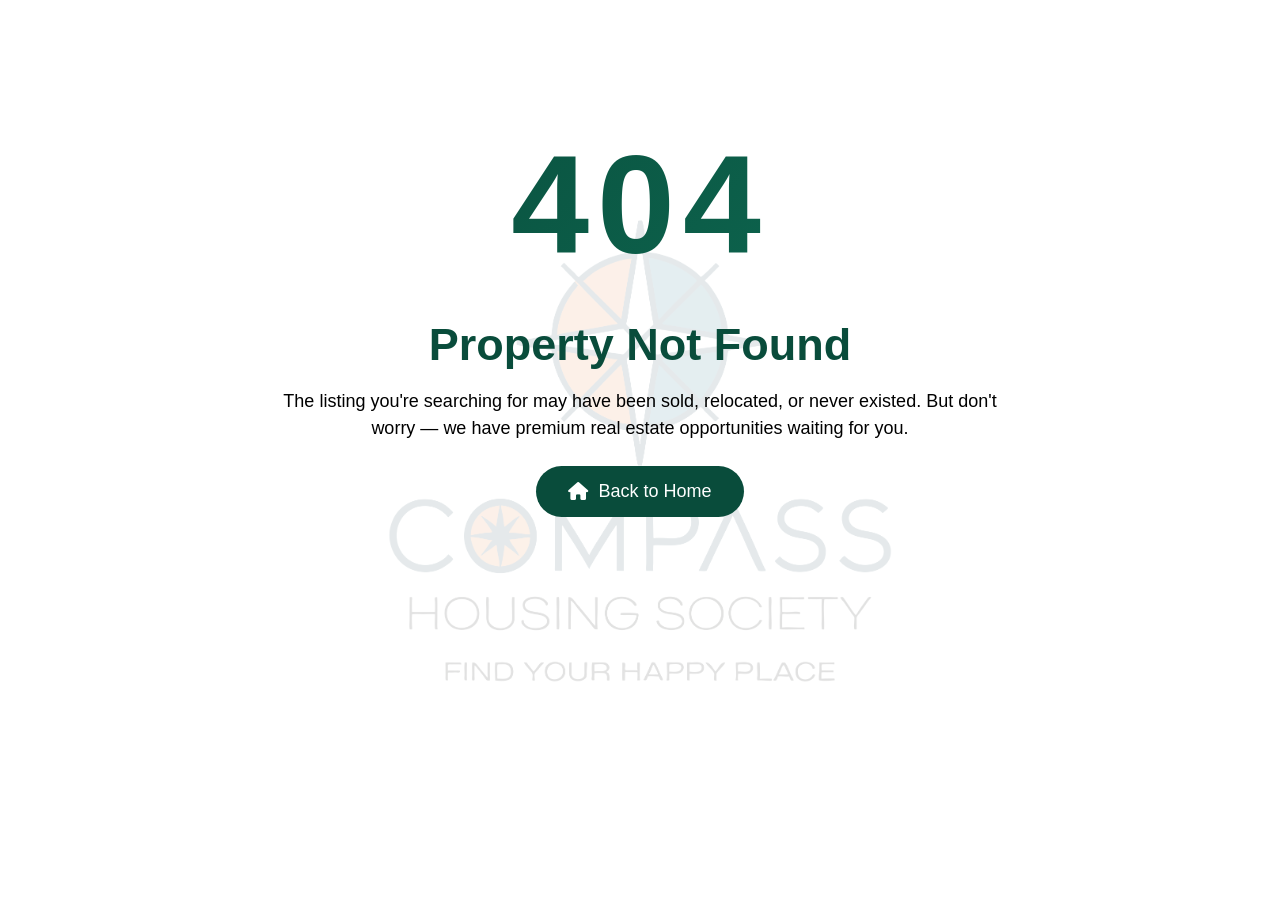
<file: 404error.html>
<!DOCTYPE html>
<html lang="en">
<head>
  <meta charset="UTF-8">
  <meta name="viewport" content="width=device-width, initial-scale=1.0, viewport-fit=cover">
  <title>Compass Housing | Page Not Found</title>
  <!-- Bootstrap & Icons -->
  <link href="https://cdn.jsdelivr.net/npm/bootstrap@5.3.3/dist/css/bootstrap.min.css" rel="stylesheet">
  <link href="https://cdn.jsdelivr.net/npm/bootstrap-icons@1.11.3/font/bootstrap-icons.css" rel="stylesheet">
  <link rel="stylesheet" href="https://cdnjs.cloudflare.com/ajax/libs/font-awesome/6.5.1/css/all.min.css">
  <style>
    * {
      margin: 0;
      padding: 0;
      box-sizing: border-box;
    }

    body {
      font-family: 'Trebuchet MS', 'Lucida Sans Unicode', 'Lucida Grande', 'Lucida Sans', Arial, sans-serif;
      background-color: #ffffff;
      color: #000000;
      overflow-x: hidden;
      position: relative;
    }

    /* Transparent Compass Housing Society Logo Background */
    body::before {
      content: "";
      position: fixed;
      inset: 0;
      background-image: url('images/transparent-logo-1.png');
      background-repeat: no-repeat;
      background-position: center;
      background-size: 550px auto;
      opacity: 0.12;
      pointer-events: none;
      z-index: -1;
    }

    /* ===== COLOR SYSTEM ===== */
    :root {
      --primary: #094C3B;
      --accent: #FFE353;
      --white: #ffffff;
      --black: #000000;
    }

    /* Typography - exact sizes as per hierarchy */
    h1 {
      font-size: 45px;
      font-weight: 700;
      color: var(--primary);
      margin-bottom: 1rem;
    }
    h2 {
      font-size: 33px;
      font-weight: 600;
      color: var(--primary);
      margin-bottom: 0.75rem;
    }
    h3 {
      font-size: 23px;
      font-weight: 600;
      margin-bottom: 0.5rem;
    }
    h4 {
      font-size: 22px;
      font-weight: 600;
    }
    h5 {
      font-size: 21px;
      font-weight: 600;
    }
    h6 {
      font-size: 20px;
      font-weight: 600;
    }
    p, span, li, .footer-text, .btn, input, .card-text, .nav-link, .contact-info, .news-text {
      font-size: 18px;
    }

    /* Buttons - equal padding & border-radius */
    .btn-custom {
      background-color: var(--primary);
      color: var(--white);
      padding: 12px 32px;
      border-radius: 50px;
      font-size: 18px;
      font-weight: 500;
      border: none;
      display: inline-flex;
      align-items: center;
      gap: 10px;
      transition: all 0.25s ease;
      text-decoration: none;
      cursor: pointer;
    }

    .btn-custom:hover {
      background-color: #06362a;
      color: var(--white);
      transform: translateY(-2px);
    }

    /* Remove yellow border on focus/active for buttons */
    .btn-custom:focus, .btn-custom:active, .btn-custom:focus-visible {
      outline: none;
      box-shadow: none;
      background-color: var(--primary);
    }

    /* 404 Section */
    .error-404-section {
      padding: 100px 0 80px;
      position: relative;
    }
    .error-code {
      font-size: 140px;
      font-weight: 800;
      background: linear-gradient(135deg, var(--primary) 0%, #0e6b53 100%);
      -webkit-background-clip: text;
      background-clip: text;
      color: transparent;
      letter-spacing: 8px;
    }

    /* Section Gaps - 35px */
    .section-gap {
      margin-bottom: 35px;
    }
    .gap-top {
      margin-top: 35px;
    }
    .gap-bottom {
      margin-bottom: 35px;
    }

    /* Footer */
    .footer {
      background-color: var(--primary);
      color: #e0e7e3;
      padding: 50px 0 25px;
      margin-top: 0;
    }
    .footer a {
      color: var(--accent);
      text-decoration: none;
      font-size: 18px;
      transition: 0.2s;
    }
    .footer a:hover {
      color: white;
      text-decoration: underline;
    }
    .footer .social-icon {
      font-size: 20px;
      margin-right: 15px;
      color: var(--accent);
    }
    .footer .social-icon:hover {
      color: white;
    }
    hr {
      background-color: rgba(255,255,255,0.2);
      margin: 30px 0 20px;
    }

    /* Newsletter Section */
    .newsletter-box {
      background: #FCF9EC;
      border-radius: 28px;
      padding: 40px;
    }
    .form-control-custom {
      padding: 12px 20px;
      font-size: 18px;
      border-radius: 60px;
      border: 1px solid #ddd;
    }
    .form-control-custom:focus {
      border-color: var(--primary);
      outline: none;
      box-shadow: none;
    }

    /* Remove all focus outlines from any element */
    a:focus, button:focus, .btn:focus, input:focus, a:focus-visible, button:focus-visible {
      outline: none;
      box-shadow: none;
    }

  

    /* Responsive */
    @media (max-width: 992px) {
      h1 { font-size: 40px; }
      h2 { font-size: 30px; }
      .error-code { font-size: 110px; }
    }
    @media (max-width: 768px) {
      h1 { font-size: 36px; }
      h2 { font-size: 28px; }
      .error-code { font-size: 80px; }
      .error-404-section { padding: 70px 0 50px; }
      .section-gap { margin-bottom: 30px; }
      .btn-custom { padding: 10px 24px; }
      .newsletter-box { padding: 28px; }
    }
    @media (max-width: 576px) {
      .error-code { font-size: 65px; letter-spacing: 4px; }
    }
  </style>
</head>
<body data-theme="light">



<!-- ==================== MAIN CONTENT ==================== -->
<main>
  <!-- 404 Error Section -->
  <div class="container error-404-section">
    <div class="row justify-content-center text-center">
      <div class="col-lg-8 col-md-10">
        <div class="error-code mb-2">404</div>
        <h1 class="mb-3">Property Not Found</h1>
        <p class="mb-4">The listing you're searching for may have been sold, relocated, or never existed. But don't worry — we have premium real estate opportunities waiting for you.</p>
        <div class="d-flex flex-wrap gap-3 justify-content-center">
          <a href="index.html" class="btn-custom"><i class="fas fa-home"></i> Back to Home</a>
        </div>
      </div>
    </div>
  </div>


</main>



<script src="https://cdn.jsdelivr.net/npm/bootstrap@5.3.3/dist/js/bootstrap.bundle.min.js"></script>
<script>
  // Email pattern validation as per requirement
  const emailPattern = /^[a-zA-Z0-9._%+-]+@[a-zA-Z0-9.-]+\.(com|in|org|net)$/i;

  document.addEventListener('DOMContentLoaded', function() {
    const subscribeBtn = document.getElementById('subscribeBtn');
    const emailInput = document.getElementById('newsEmail');
    const msgDiv = document.getElementById('emailValidationMsg');

    if (subscribeBtn && emailInput) {
      subscribeBtn.addEventListener('click', function(e) {
        e.preventDefault();
        const emailValue = emailInput.value.trim();
        if (!emailValue) {
          msgDiv.innerHTML = '<i class="fas fa-exclamation-circle"></i> Please enter your email address.';
          msgDiv.style.color = '#d9534f';
          return;
        }
        if (emailPattern.test(emailValue)) {
          msgDiv.innerHTML = '<i class="fas fa-check-circle"></i> Thank you! You\'ll receive exclusive real estate alerts.';
          msgDiv.style.color = '#094C3B';
          emailInput.value = '';
          setTimeout(() => { msgDiv.innerHTML = ''; }, 4000);
        } else {
          msgDiv.innerHTML = '<i class="fas fa-times-circle"></i> Invalid email. Use .com, .in, .org, or .net domains only.';
          msgDiv.style.color = '#d9534f';
        }
      });
    }
  });
</script>

<style>
  /* Additional styles for cards and missing classes */
  .card-equal {
    height: 100%;
    border-radius: 24px;
    border: none;
    transition: all 0.3s ease;
    background: var(--white);
    box-shadow: 0 10px 30px rgba(0, 0, 0, 0.05);
  }
  .card-equal:hover {
    transform: translateY(-5px);
    box-shadow: 0 20px 40px rgba(0, 0, 0, 0.1);
  }
  .card-img-top-equal {
    width: 100%;
    height: 220px;
    object-fit: cover;
    border-top-left-radius: 24px;
    border-top-right-radius: 24px;
  }
  .card-body {
    padding: 1.5rem;
    display: flex;
    flex-direction: column;
  }
  .card-text {
    margin-bottom: 1.25rem;
  }
  .card-btn {
    width: 100%;
    text-align: center;
    justify-content: center;
    margin-top: auto;
  }
  .btn-custom.card-btn {
    display: flex;
  }
  .btn-custom[style*="background-color: transparent"]:hover {
    background-color: var(--primary) !important;
    color: var(--white) !important;
  }
</style>
</body>
</html>
</file>
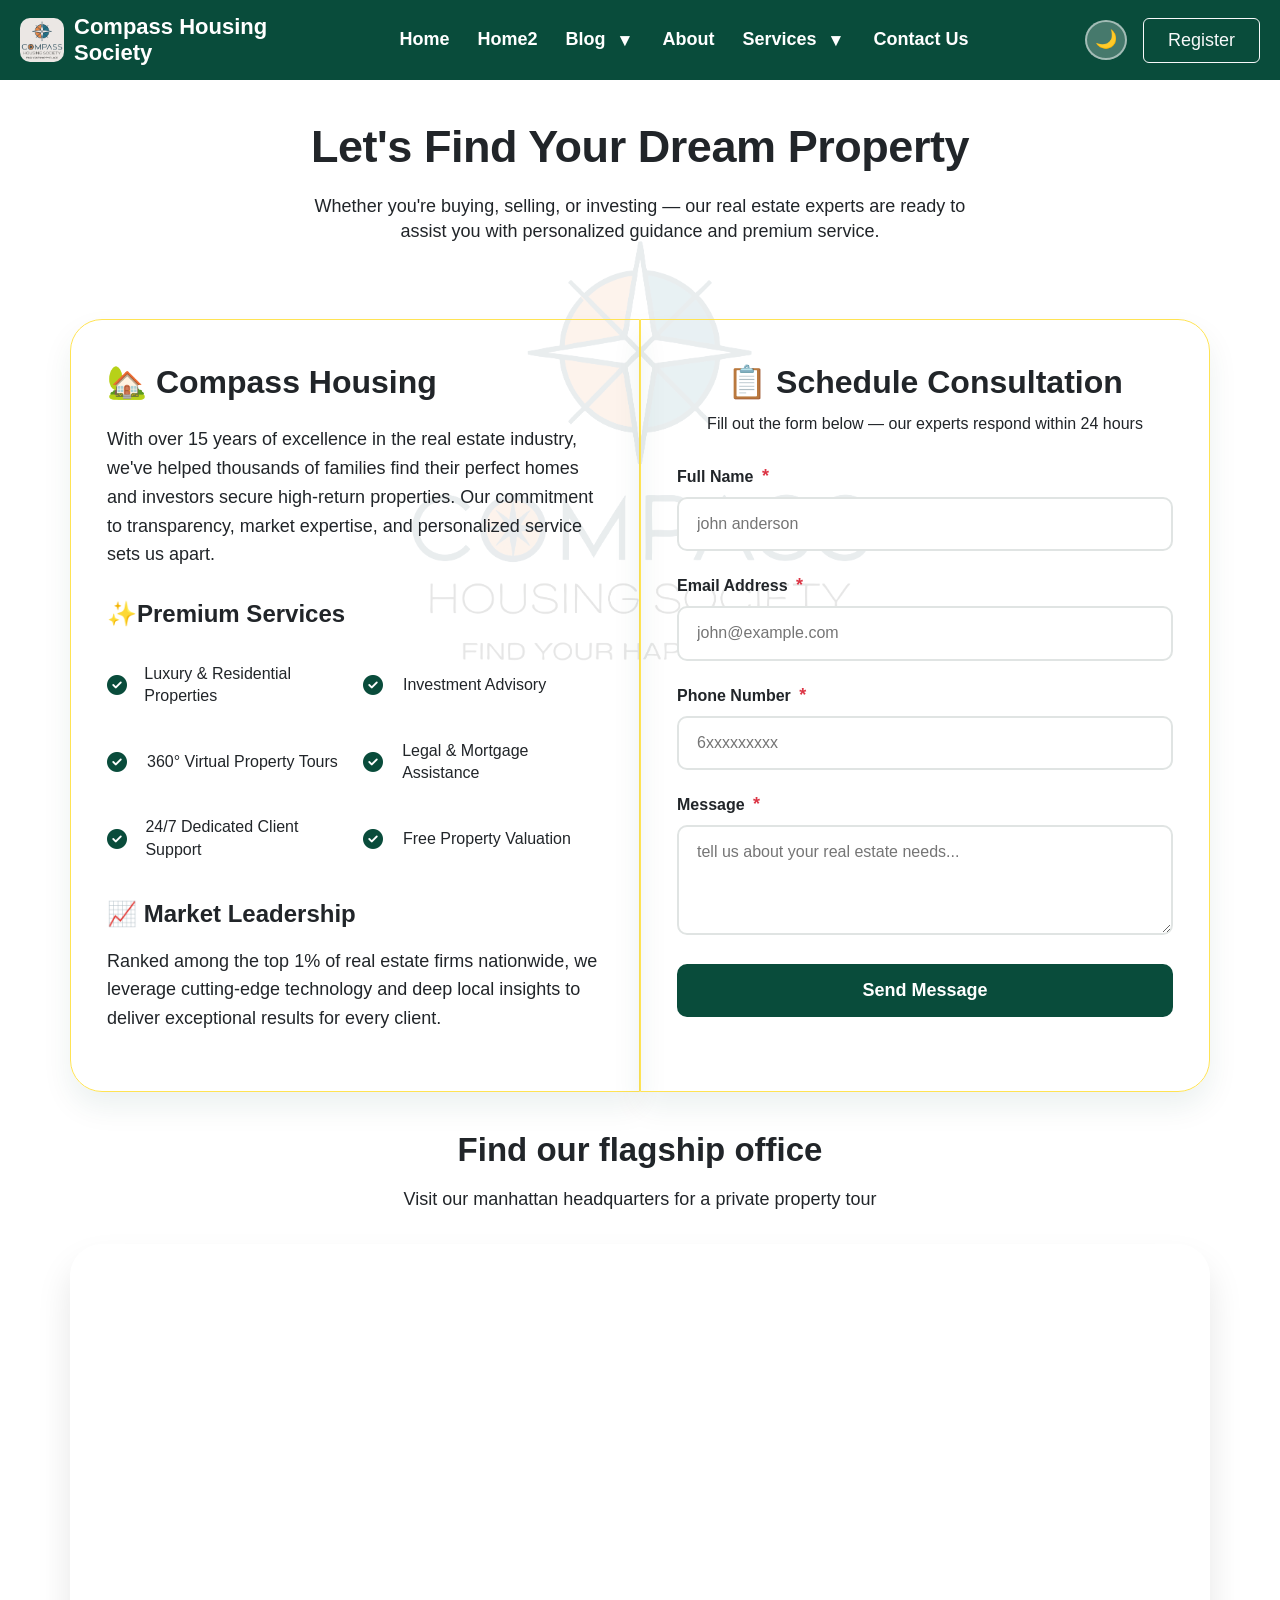
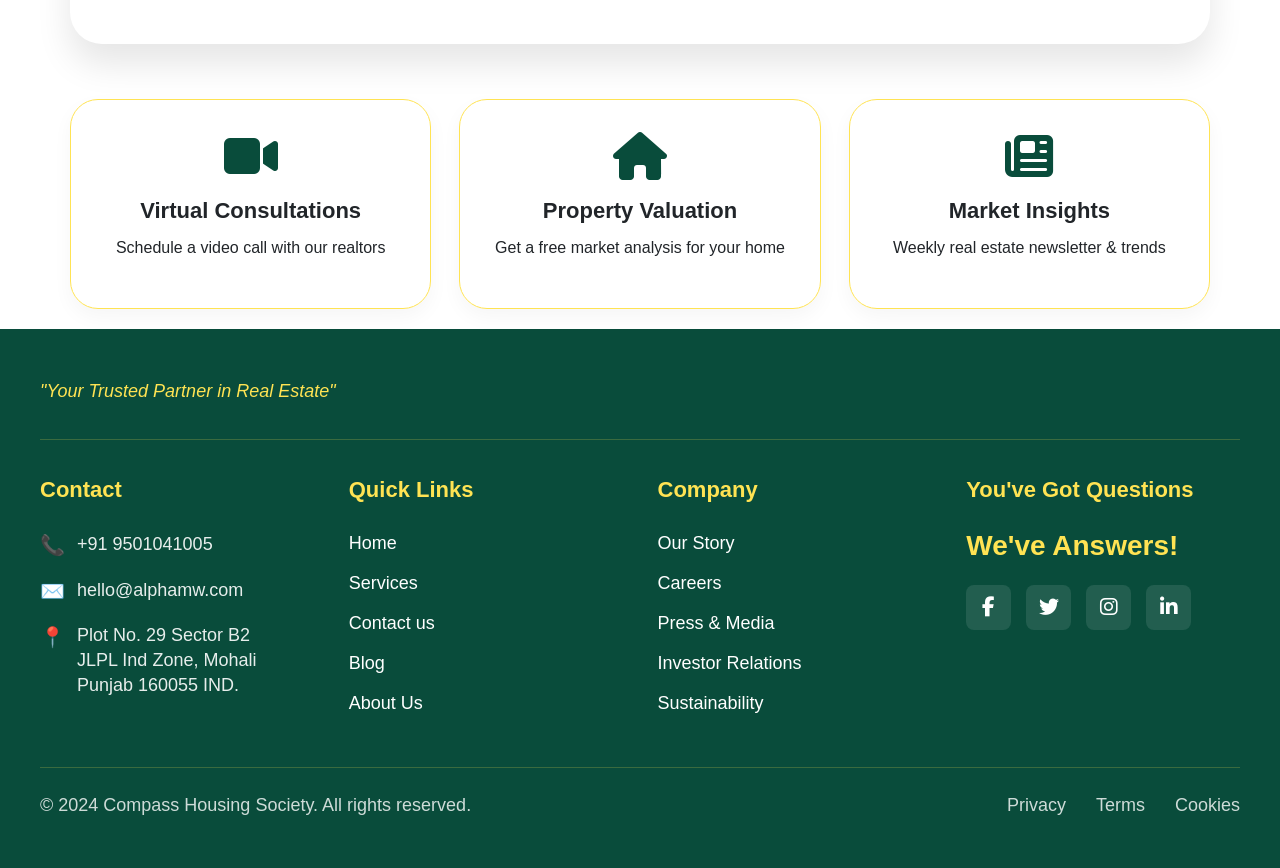
<file: contactus.html>
<!DOCTYPE html>
<html lang="en">

<head>
  <meta charset="UTF-8">
  <meta name="viewport" content="width=device-width, initial-scale=1.0, viewport-fit=cover">
  <title>Compass Housing | Contact Us - Premium Real Estate</title>
  <link rel="stylesheet" href="globalstyles.css">
  <link href="https://cdn.jsdelivr.net/npm/bootstrap@5.3.3/dist/css/bootstrap.min.css" rel="stylesheet">
  <link href="https://cdn.jsdelivr.net/npm/bootstrap-icons@1.11.3/font/bootstrap-icons.css" rel="stylesheet">
  <link rel="stylesheet" href="https://cdnjs.cloudflare.com/ajax/libs/font-awesome/6.5.1/css/all.min.css">
  <link
    href="https://fonts.googleapis.com/css2?family=Open+Sans:wght@400;500;600;700&family=Roboto:wght@400;500;700&display=swap"
    rel="stylesheet">
  <style>
    * {
      margin: 0;
      padding: 0;
      box-sizing: border-box;
    }

    /* ===== COLOR SYSTEM ===== */
    :root {
      --primary: #094C3B;
      --primary-dark: #094C3B;
      --accent: #FFE353;
      --accent-dark: #FFE353;
      --white: #FFFFFF;
      --black: #000000;
      --gray-light: #f8d7da;
      --error-red: #dc3545;
      --error-bg: #f8d7da;
      --transition: all 0.3s ease;
    }

    body {
      font-family: 'Trebuchet MS', 'Lucida Sans Unicode', 'Lucida Grande', 'Lucida Sans', Arial, sans-serif;
      background-color: var(--white);

      line-height: 1.4;
      scroll-behavior: smooth;
    }

    /* Transparent Logo Background */
    body::before {
      content: "";
      position: fixed;
      inset: 0;
      background-image: url('images/transparent-logo-1.png');
      background-repeat: no-repeat;
      background-position: center;
      background-size: 500px auto;
      opacity: 0.10;
      pointer-events: none;
      z-index: -1;
    }

    /* ===== TYPOGRAPHY HIERARCHY ===== */
    h1 {
      font-size: 45px;
      font-weight: 700;

      margin: 0 0 18px 0;
      line-height: 1.4;
      letter-spacing: -0.01em;
    }

    h2 {
      font-size: 33px;
      font-weight: 600;

      margin: 0 0 14px 0;
      line-height: 1.4;
    }

    h3 {
      font-size: 23px;
      font-weight: 600;

      margin: 0 0 10px 0;
      line-height: 1.4;
    }

    h4 {
      font-size: 22px;
      font-weight: 600;

      margin: 0 0 8px 0;
      line-height: 1.4;
    }

    p,
    li,
    span,
    a,
    label,
    input,
    textarea {
      font-size: 18px;
      line-height: 1.4;
    }

    /* ===== BUTTONS ===== */
    .btn-submit {
      display: inline-block;
      padding: 14px 32px;
      font-size: 18px;
      font-weight: 700;
      border-radius: 10px;
      text-align: center;
      cursor: pointer;
      border: none;
      font-family: 'Trebuchet MS', 'Lucida Sans Unicode', 'Lucida Grande', 'Lucida Sans', Arial, sans-serif;
      background-color: var(--primary);
      color: var(--white);
      width: 100%;
    }

    /* ===== STICKY HEADER ===== */
    .sticky-header {
      position: sticky;
      top: 0;
      z-index: 1000;
      background-color: rgba(255, 255, 255, 0.96);
      backdrop-filter: blur(8px);
      box-shadow: 0 2px 20px rgba(0, 0, 0, 0.03);
      padding: 14px 0;
      border-bottom: 1px solid rgba(255, 227, 83, 0.4);
    }

    .header-container {
      max-width: 1400px;
      margin: 0 auto;
      padding: 0 40px;
      display: flex;
      justify-content: space-between;
      align-items: center;
      flex-wrap: wrap;
      gap: 20px;
    }

    .logo-area {
      display: flex;
      align-items: center;
      gap: 14px;
    }

    .logo-icon {
      width: 44px;
      height: 44px;
      background-image: url('data:image/svg+xml;utf8,<svg xmlns="http://www.w3.org/2000/svg" viewBox="0 0 100 100"><polygon points="50,15 85,35 85,65 50,85 15,65 15,35" fill="none" stroke="%23094C3B" stroke-width="3" stroke-opacity="0.9"/><circle cx="50" cy="50" r="18" fill="none" stroke="%23FFE353" stroke-width="2.8"/><path d="M50 32 L50 68 M32 50 L68 50" stroke="%23094C3B" stroke-width="2.5"/></svg>');
      background-size: contain;
    }

    .logo-text h4 {
      margin: 0;
      font-size: 22px;
      letter-spacing: -0.3px;
      color: var(--primary);
    }

    .logo-text p {
      font-size: 14px;
      opacity: 0.7;
      margin: 0;
    }

    .nav-links {
      display: flex;
      gap: 36px;
      align-items: center;
    }

    .nav-links a {
      color: var(--primary);
      font-weight: 600;
      font-size: 18px;
      padding: 8px 0;
      border-bottom: 2px solid transparent;
      text-decoration: none;
    }

    .nav-links a:hover,
    .nav-links a:focus,
    .nav-links a.active {
      border-bottom-color: var(--accent);
      color: var(--primary);
    }

    section {
      padding: 35px 50px 0 50px;
    }

    .container {
      max-width: 1400px;
      margin: 0 auto;
      padding: 0 20px;
    }

    /* Hero Section */
    .page-hero {
      text-align: center;
      margin-bottom: 20px;
    }

    .page-hero h1 {
      margin-bottom: 16px;
    }

    .page-hero p {
      max-width: 700px;
      margin: 0 auto;
    }

    /* Main Wrapper - Two Column Layout with NO GAP between divs */
    .two-columns-wrapper {
      display: flex;
      flex-wrap: wrap;
      margin-top: 20px;
      gap: 0;
      margin-left: 0;
      margin-right: 0;
    }

    /* Left Column - Real Estate Content */
    .content-column {
      flex: 1;
      min-width: 300px;
      padding: 40px 36px;
      box-shadow: 0 15px 30px rgba(9, 76, 59, 0.08);
      border-right: 1px solid rgba(0, 0, 0, 0.05);
      border-top-left-radius: 32px;
      border-bottom-left-radius: 32px;
      border: 1px solid #FFE353;
    }

    .content-column h2 {
      font-size: 32px;
      /* color: var(--primary); */
      margin-bottom: 20px;
      font-weight: 800;
    }

    .content-column h3 {
      font-size: 24px;
      /* color: var(--primary); */
      margin-top: 28px;
      margin-bottom: 16px;
      font-weight: 700;
    }

    .content-column p {
      /* color: #2c3e38; */
      margin-bottom: 18px;
      line-height: 1.6;
    }

    .feature-grid {
      display: grid;
      grid-template-columns: repeat(2, 1fr);
      gap: 16px;
      margin: 24px 0;
    }

    .feature-item {
      display: flex;
      align-items: center;
      gap: 12px;
      padding: 8px 0;
    }

    .feature-item i {
      color: var(--primary);
      font-size: 20px;
      width: 28px;
    }

    .feature-item span {
      font-size: 16px;
      /* color: #2c3e38; */
      font-weight: 500;
    }

    .stats-container {
      background: var(--primary);
      border-radius: 24px;
      padding: 24px;
      margin-top: 28px;
      display: flex;
      justify-content: space-around;
      flex-wrap: wrap;
      gap: 20px;
    }

    .stat-item {
      text-align: center;
    }

    .stat-number {
      font-size: 32px;
      font-weight: 800;
      color: var(--accent);
      display: block;
      line-height: 1.2;
    }

    .stat-label {
      font-size: 14px;
      color: #e6edea;
      margin-top: 6px;
      display: block;
    }

    .testimonial {
      background: rgba(255, 227, 83, 0.15);
      padding: 20px;
      border-radius: 20px;
      margin-top: 24px;
      border-left: 3px solid var(--accent);
    }

    .testimonial p {
      font-style: italic;
      margin-bottom: 8px;
      font-size: 16px;
    }

    .testimonial .client-name {
      font-weight: 700;
      color: var(--primary);
      margin-top: 8px;
    }

    /* Right Column - Contact Form */
    .form-column {
      flex: 1;
      min-width: 380px;
      /* background: var(--white); */
      padding: 40px 36px;
      box-shadow: 0 15px 30px rgba(9, 76, 59, 0.08);
      border-top-right-radius: 32px;
      border-bottom-right-radius: 32px;
      border: 1px solid #FFE353;
    }

    .form-header {
      text-align: center;
      margin-bottom: 28px;
    }

    .form-header h2 {
      font-size: 32px;
      /* color: var(--primary); */
      margin-bottom: 8px;
      font-weight: 800;
    }

    .form-header p {
      /* color: #5a6e68; */
      font-size: 16px;
    }

    .form-group {
      margin-bottom: 22px;
    }

    .form-group label {
      display: block;
      font-weight: 600;
      /* color: var(--primary); */
      margin-bottom: 8px;
      font-size: 16px;
    }

    .form-group label .required {
      color: var(--error-red);
      margin-left: 4px;
    }

    .form-group input,
    .form-group textarea {
      width: 100%;
      padding: 14px 18px;
      font-size: 16px;
      border: 2px solid #e0e4e3;
      border-radius: 10px;
      transition: all 0.3s ease;
      background: var(--white);
    }

    .form-group input:focus,
    .form-group textarea:focus {
      outline: none;
      border-color: var(--accent);
      box-shadow: 0 0 0 3px rgba(255, 227, 83, 0.2);
    }

    .form-group textarea {
      resize: vertical;
      min-height: 110px;
    }

    .field-hint {
      font-size: 12px;
      color: #6c757d;
      margin-top: 5px;
    }

    .error-message {
      color: var(--error-red);
      font-size: 13px;
      margin-top: 6px;
      display: none;
      background: var(--error-bg);
      padding: 8px 12px;
      border-radius: 12px;
      border-left: 3px solid var(--error-red);
    }

    .error-message.show {
      display: block;
    }

    .form-group.error input,
    .form-group.error textarea {
      border-color: var(--error-red);
      background-color: rgba(220, 53, 69, 0.05);
    }

    .success-message {
      background: var(--primary);
      color: var(--white);
      padding: 16px 24px;
      border-radius: 28px;
      text-align: center;
      margin-top: 20px;
      display: none;
      animation: fadeInUp 0.5s ease;
    }

    .success-message.show {
      display: block;
    }

    @keyframes fadeInUp {
      from {
        opacity: 0;
        transform: translateY(20px);
      }

      to {
        opacity: 1;
        transform: translateY(0);
      }
    }

    /* Map Section */
    .map-container {
      border-radius: 32px;
      overflow: hidden;
      box-shadow: 0 20px 35px rgba(0, 0, 0, 0.1);
      margin-top: 20px;
    }

    .map-container iframe {
      width: 100%;
      height: 400px;
      border: 0;
      display: block;
    }

    /* Additional Options Cards */
    .options-grid {
      display: flex;
      flex-wrap: wrap;
      gap: 28px;
      justify-content: center;
      margin-top: 20px;
    }

    .option-card {
      flex: 1;
      min-width: 250px;
      /* background: var(--white); */
      padding: 32px 24px;
      border-radius: 28px;
      text-align: center;
      box-shadow: 0 8px 20px rgba(0, 0, 0, 0.04);
      border: 1px solid #FFE353;
      transition: all 0.3s ease;
    }

    .option-card:hover {
      transform: translateY(-5px);
      box-shadow: 0 15px 30px rgba(9, 76, 59, 0.1);
    }

    .option-icon {
      font-size: 48px;
      color: var(--primary);
      margin-bottom: 16px;
    }

    .option-card h4 {
      margin-bottom: 10px;
    }

    .option-card p {
      font-size: 16px;
      /* color: #5a6e68; */
    }

    /* Footer */
    footer {
      background-color: var(--primary-dark);
      color: #e6edea;
      padding: 56px 0 32px;
      margin-top: 20px;
    }

    .footer-grid {
      display: flex;
      flex-wrap: wrap;
      justify-content: space-between;
      gap: 48px;
    }

    .footer-col h5 {
      color: var(--accent);
      margin-bottom: 20px;
      font-size: 21px;
    }

    .footer-col p,
    .footer-col a {
      color: #cfdfd9;
      font-size: 16px;
      margin: 10px 0;
      display: block;
      text-decoration: none;
    }

    .footer-col a:hover {
      color: var(--accent);
    }

    .copyright {
      text-align: center;
      margin-top: 48px;
      padding-top: 24px;
      border-top: 1px solid #2f6b58;
    }

    /* Responsive */
    @media (max-width: 1024px) {

      .container,
      .header-container {
        padding: 0 28px;
      }

      section {
        padding: 35px 30px 0 30px;
      }
    }

    @media (max-width: 768px) {
      .header-container {
        flex-direction: column;
        text-align: center;
      }

      .nav-links {
        justify-content: center;
        gap: 20px;
        flex-wrap: wrap;
      }

      .two-columns-wrapper {
        flex-direction: column;
        gap: 0;
      }

      .content-column {
        border-top-left-radius: 32px;
        border-top-right-radius: 32px;
        border-bottom-left-radius: 0;
        border-right: none;
        border-bottom: 1px solid rgba(0, 0, 0, 0.05);
      }

      .form-column {
        border-top-right-radius: 0;
        border-bottom-left-radius: 32px;
        border-bottom-right-radius: 32px;
      }

      .page-hero h1 {
        font-size: 45px;
      }

      .map-container iframe {
        height: 280px;
      }

      section {
        padding: 35px 20px 0 20px;
      }

      .feature-grid {
        grid-template-columns: 1fr;
      }
    }

    @media (max-width: 480px) {
      .container {
        padding: 0 16px;
      }

      .content-column,
      .form-column {
        padding: 28px 20px;
      }

      .stats-container {
        flex-direction: column;
        align-items: center;
      }
    }

    .text-center {
      text-align: center;
    }
  </style>
</head>

<body>
  <div id="site-header" class="fixed-top"></div>

  <main>
    <!-- Hero Section -->
    <section>
      <div class="container">
        <div class="page-hero">
          <h1>Let's Find Your Dream Property</h1>
          <p>Whether you're buying, selling, or investing — our real estate experts are ready to assist you with
            personalized guidance and premium service.</p>
        </div>
      </div>
    </section>

    <!-- Main Two Columns Wrapper - NO GAP between divs -->
    <section>
      <div class="container">
        <div class="two-columns-wrapper">

          <!-- Left Column: Real Estate Content -->
          <div class="content-column">
            <h2>🏡 Compass Housing</h2>
            <p>With over 15 years of excellence in the real estate industry, we've helped thousands of families find
              their perfect homes and investors secure high-return properties. Our commitment to transparency, market
              expertise, and personalized service sets us apart.</p>

            <h3>✨Premium Services</h3>
            <div class="feature-grid">
              <div class="feature-item">
                <i class="fas fa-check-circle"></i>
                <span>Luxury & Residential Properties</span>
              </div>
              <div class="feature-item">
                <i class="fas fa-check-circle"></i>
                <span>Investment Advisory</span>
              </div>
              <div class="feature-item">
                <i class="fas fa-check-circle"></i>
                <span>360° Virtual Property Tours</span>
              </div>
              <div class="feature-item">
                <i class="fas fa-check-circle"></i>
                <span>Legal & Mortgage Assistance</span>
              </div>
              <div class="feature-item">
                <i class="fas fa-check-circle"></i>
                <span>24/7 Dedicated Client Support</span>
              </div>
              <div class="feature-item">
                <i class="fas fa-check-circle"></i>
                <span>Free Property Valuation</span>
              </div>
            </div>

            <h3>📈 Market Leadership</h3>
            <p>Ranked among the top 1% of real estate firms nationwide, we leverage cutting-edge technology and deep
              local insights to deliver exceptional results for every client.</p>


          </div>

          <!-- Right Column: Contact Form -->
          <div class="form-column">
            <div class="form-header">
              <h2>📋 Schedule Consultation</h2>
              <p>Fill out the form below — our experts respond within 24 hours</p>
            </div>

            <form id="contactForm" action="#" method="POST">
              <div class="form-group" id="nameGroup">
                <label>Full Name <span class="required">*</span></label>
                <input type="text" id="fullName" placeholder="john anderson" autocomplete="off" maxlength="50">
                <div class="error-message" id="nameError"><i class="fas fa-exclamation-circle"></i> Please enter a valid
                  name (letters only, 2-50 characters)</div>
              </div>

              <div class="form-group" id="emailGroup">
                <label>Email Address <span class="required">*</span></label>
                <input type="email" id="email" placeholder="john@example.com" autocomplete="off" maxlength="100">
                <div class="error-message" id="emailError"><i class="fas fa-exclamation-circle"></i> Please enter a
                  valid email address (e.g., name@domain.com)</div>
              </div>

              <div class="form-group" id="phoneGroup">
                <label>Phone Number <span class="required">*</span></label>
                <input type="tel" id="phone" placeholder="6xxxxxxxxx" autocomplete="off" maxlength="10">
                <div class="error-message" id="phoneError"><i class="fas fa-exclamation-circle"></i> Please enter a
                  valid 10-digit mobile number starting with 6,7,8, or 9</div>
              </div>

              <div class="form-group" id="messageGroup">
                <label>Message <span class="required">*</span></label>
                <textarea id="message" placeholder="tell us about your real estate needs..." maxlength="500"></textarea>
                <div class="error-message" id="messageError"><i class="fas fa-exclamation-circle"></i> Please enter your
                  message (minimum 10 characters)</div>
              </div>

              <button type="submit" class="btn-submit">Send Message</button>

              <div class="success-message" id="successMessage">
                <i class="fas fa-check-circle"></i> Thank you! Our real estate expert will contact you within 24 hours.
              </div>
            </form>
          </div>
        </div>
      </div>
    </section>

    <!-- Map Section -->
    <section>
      <div class="container">
        <div class="text-center" style="margin-bottom: 32px;">
          <h2>Find our flagship office</h2>
          <p>Visit our manhattan headquarters for a private property tour</p>
        </div>
        <div class="map-container">
          <iframe
            src="https://www.google.com/maps/embed?pb=!1m18!1m12!1m3!1d3022.9663095343008!2d-73.98510768458426!3d40.75889697932681!2m3!1f0!2f0!3f0!3m2!1i1024!2i768!4f13.1!3m3!1m2!1s0x89c25855c6480299%3A0x55194ec5a1ae072e!2sTimes%20Square!5e0!3m2!1sen!2sus!4v1700000000000!5m2!1sen!2sus"
            allowfullscreen="" loading="lazy" referrerpolicy="no-referrer-when-downgrade">
          </iframe>
        </div>
      </div>
    </section>

    <!-- Additional Contact Options -->
    <section>
      <div class="container">
        <div class="options-grid">
          <div class="option-card">
            <i class="fas fa-video option-icon"></i>
            <h4>Virtual Consultations</h4>
            <p>Schedule a video call with our realtors</p>
          </div>
          <div class="option-card">
            <i class="fas fa-home option-icon"></i>
            <h4>Property Valuation</h4>
            <p>Get a free market analysis for your home</p>
          </div>
          <div class="option-card">
            <i class="fas fa-newspaper option-icon"></i>
            <h4>Market Insights</h4>
            <p>Weekly real estate newsletter & trends</p>
          </div>
        </div>
      </div>
    </section>
  </main>

  <!-- Footer -->
  <div id="side-footer"></div>

  <script src="footer.js"></script>
  <script src="https://cdn.jsdelivr.net/npm/bootstrap@5.3.3/dist/js/bootstrap.bundle.min.js"></script>
  <script src="header.js"></script>

  <!-- Form Validation Script - Errors only show on submit or when user interacts with wrong input -->
  <script>
    const emailPattern = /^[a-zA-Z0-9._%+-]+@[a-zA-Z-]+\.(com|in|org|net)$/i;
    const namePattern = /^[A-Za-z]+(?: [A-Za-z]+)*$/;
    const phonePattern = /^[6-9][0-9]{9}$/;

    // Track if field has been touched (to show errors on blur)
    let touchedFields = {
      fullName: false,
      email: false,
      phone: false,
      message: false
    };

    const fullNameInput = document.getElementById('fullName');
    if (fullNameInput) {
      fullNameInput.addEventListener('input', function () {
        let value = this.value;
        value = value.replace(/[^A-Za-z\s]/g, '');
        value = value.replace(/\s+/g, ' ');
        value = value.replace(/^\s+/, '');
        this.value = value;

        // Clear error when user starts typing
        const parentGroup = this.closest('.form-group');
        if (parentGroup) {
          parentGroup.classList.remove('error');
          const errorMsg = parentGroup.querySelector('.error-message');
          if (errorMsg) errorMsg.classList.remove('show');
        }
      });

      fullNameInput.addEventListener('blur', function () {
        touchedFields.fullName = true;
        const value = this.value.trim();
        const parentGroup = this.closest('.form-group');
        if (parentGroup && value !== '') {
          if (value.length < 2 || value.length > 50 || !namePattern.test(value)) {
            parentGroup.classList.add('error');
            const errorMsg = parentGroup.querySelector('.error-message');
            if (errorMsg) errorMsg.classList.add('show');
          } else {
            parentGroup.classList.remove('error');
            const errorMsg = parentGroup.querySelector('.error-message');
            if (errorMsg) errorMsg.classList.remove('show');
          }
        }
      });
    }

    const phoneInput = document.getElementById('phone');
    if (phoneInput) {
      phoneInput.addEventListener('input', function () {
        let value = this.value;
        value = value.replace(/\D/g, '');
        if (value.length >= 1) {
          const firstDigit = value.charAt(0);
          if (firstDigit >= '0' && firstDigit <= '5') {
            value = '';
          }
        }
        if (value.length > 10) value = value.slice(0, 10);
        this.value = value;

        const parentGroup = this.closest('.form-group');
        if (parentGroup) {
          parentGroup.classList.remove('error');
          const errorMsg = parentGroup.querySelector('.error-message');
          if (errorMsg) errorMsg.classList.remove('show');
        }
      });

      phoneInput.addEventListener('blur', function () {
        touchedFields.phone = true;
        const value = this.value.trim();
        const parentGroup = this.closest('.form-group');
        if (parentGroup && value !== '') {
          if (!phonePattern.test(value) || value.length !== 10) {
            parentGroup.classList.add('error');
            const errorMsg = parentGroup.querySelector('.error-message');
            if (errorMsg) errorMsg.classList.add('show');
          } else {
            parentGroup.classList.remove('error');
            const errorMsg = parentGroup.querySelector('.error-message');
            if (errorMsg) errorMsg.classList.remove('show');
          }
        }
      });
    }

    const emailInput = document.getElementById('email');
    if (emailInput) {
      emailInput.addEventListener('input', function () {
        this.value = this.value.replace(/\s/g, '');
        const parentGroup = this.closest('.form-group');
        if (parentGroup) {
          parentGroup.classList.remove('error');
          const errorMsg = parentGroup.querySelector('.error-message');
          if (errorMsg) errorMsg.classList.remove('show');
        }
      });

      emailInput.addEventListener('blur', function () {
        touchedFields.email = true;
        const value = this.value.trim();
        const parentGroup = this.closest('.form-group');
        if (parentGroup && value !== '') {
          if (!emailPattern.test(value)) {
            parentGroup.classList.add('error');
            const errorMsg = parentGroup.querySelector('.error-message');
            if (errorMsg) errorMsg.classList.add('show');
          } else {
            parentGroup.classList.remove('error');
            const errorMsg = parentGroup.querySelector('.error-message');
            if (errorMsg) errorMsg.classList.remove('show');
          }
        }
      });
    }

    const messageInput = document.getElementById('message');
    if (messageInput) {
      messageInput.addEventListener('input', function () {
        if (this.value.startsWith(' ')) {
          this.value = this.value.trimStart();
        }
        const parentGroup = this.closest('.form-group');
        if (parentGroup) {
          parentGroup.classList.remove('error');
          const errorMsg = parentGroup.querySelector('.error-message');
          if (errorMsg) errorMsg.classList.remove('show');
        }
      });

      messageInput.addEventListener('blur', function () {
        touchedFields.message = true;
        const value = this.value.trim();
        const parentGroup = this.closest('.form-group');
        if (parentGroup && value !== '') {
          if (value.length < 10 || value.length > 500) {
            parentGroup.classList.add('error');
            const errorMsg = parentGroup.querySelector('.error-message');
            if (errorMsg) errorMsg.classList.add('show');
          } else {
            parentGroup.classList.remove('error');
            const errorMsg = parentGroup.querySelector('.error-message');
            if (errorMsg) errorMsg.classList.remove('show');
          }
        }
      });
    }

    const contactForm = document.getElementById('contactForm');
    if (contactForm) {
      contactForm.addEventListener('submit', function (e) {
        e.preventDefault();

        let isValid = true;
        const groups = ['nameGroup', 'emailGroup', 'phoneGroup', 'messageGroup'];

        // Reset all errors first
        groups.forEach(group => {
          const groupElement = document.getElementById(group);
          if (groupElement) groupElement.classList.remove('error');
          const errorMsg = document.getElementById(group + 'Error');
          if (errorMsg) errorMsg.classList.remove('show');
        });

        const successMsg = document.getElementById('successMessage');
        if (successMsg) successMsg.classList.remove('show');

        let fullName = document.getElementById('fullName') ? document.getElementById('fullName').value.trim() : '';
        let email = document.getElementById('email') ? document.getElementById('email').value.trim() : '';
        let phone = document.getElementById('phone') ? document.getElementById('phone').value.trim() : '';
        let message = document.getElementById('message') ? document.getElementById('message').value.trim() : '';

        email = email.replace(/\s/g, '');

        // Validate Name
        if (fullName === '' || !namePattern.test(fullName) || fullName.length < 2 || fullName.length > 50) {
          const nameGroup = document.getElementById('nameGroup');
          const nameError = document.getElementById('nameError');
          if (nameGroup) nameGroup.classList.add('error');
          if (nameError) nameError.classList.add('show');
          isValid = false;
        }

        // Validate Email
        if (email === '' || !emailPattern.test(email)) {
          const emailGroup = document.getElementById('emailGroup');
          const emailError = document.getElementById('emailError');
          if (emailGroup) emailGroup.classList.add('error');
          if (emailError) emailError.classList.add('show');
          isValid = false;
        }

        // Validate Phone
        if (phone === '' || !phonePattern.test(phone) || phone.length !== 10) {
          const phoneGroup = document.getElementById('phoneGroup');
          const phoneError = document.getElementById('phoneError');
          if (phoneGroup) phoneGroup.classList.add('error');
          if (phoneError) phoneError.classList.add('show');
          isValid = false;
        }

        // Validate Message
        if (message === '' || message.length < 10 || message.length > 500) {
          const messageGroup = document.getElementById('messageGroup');
          const messageError = document.getElementById('messageError');
          if (messageGroup) messageGroup.classList.add('error');
          if (messageError) messageError.classList.add('show');
          isValid = false;
        }

        if (isValid) {
          const successMsgElement = document.getElementById('successMessage');
          if (successMsgElement) successMsgElement.classList.add('show');
          contactForm.reset();

          // Reset touched fields
          touchedFields = {
            fullName: false,
            email: false,
            phone: false,
            message: false
          };

          if (successMsgElement) {
            successMsgElement.scrollIntoView({ behavior: 'smooth', block: 'center' });
          }

          setTimeout(() => {
            if (successMsgElement) successMsgElement.classList.remove('show');
          }, 5000);
        }
      });
    }
  </script>
</body>

</html>
</file>
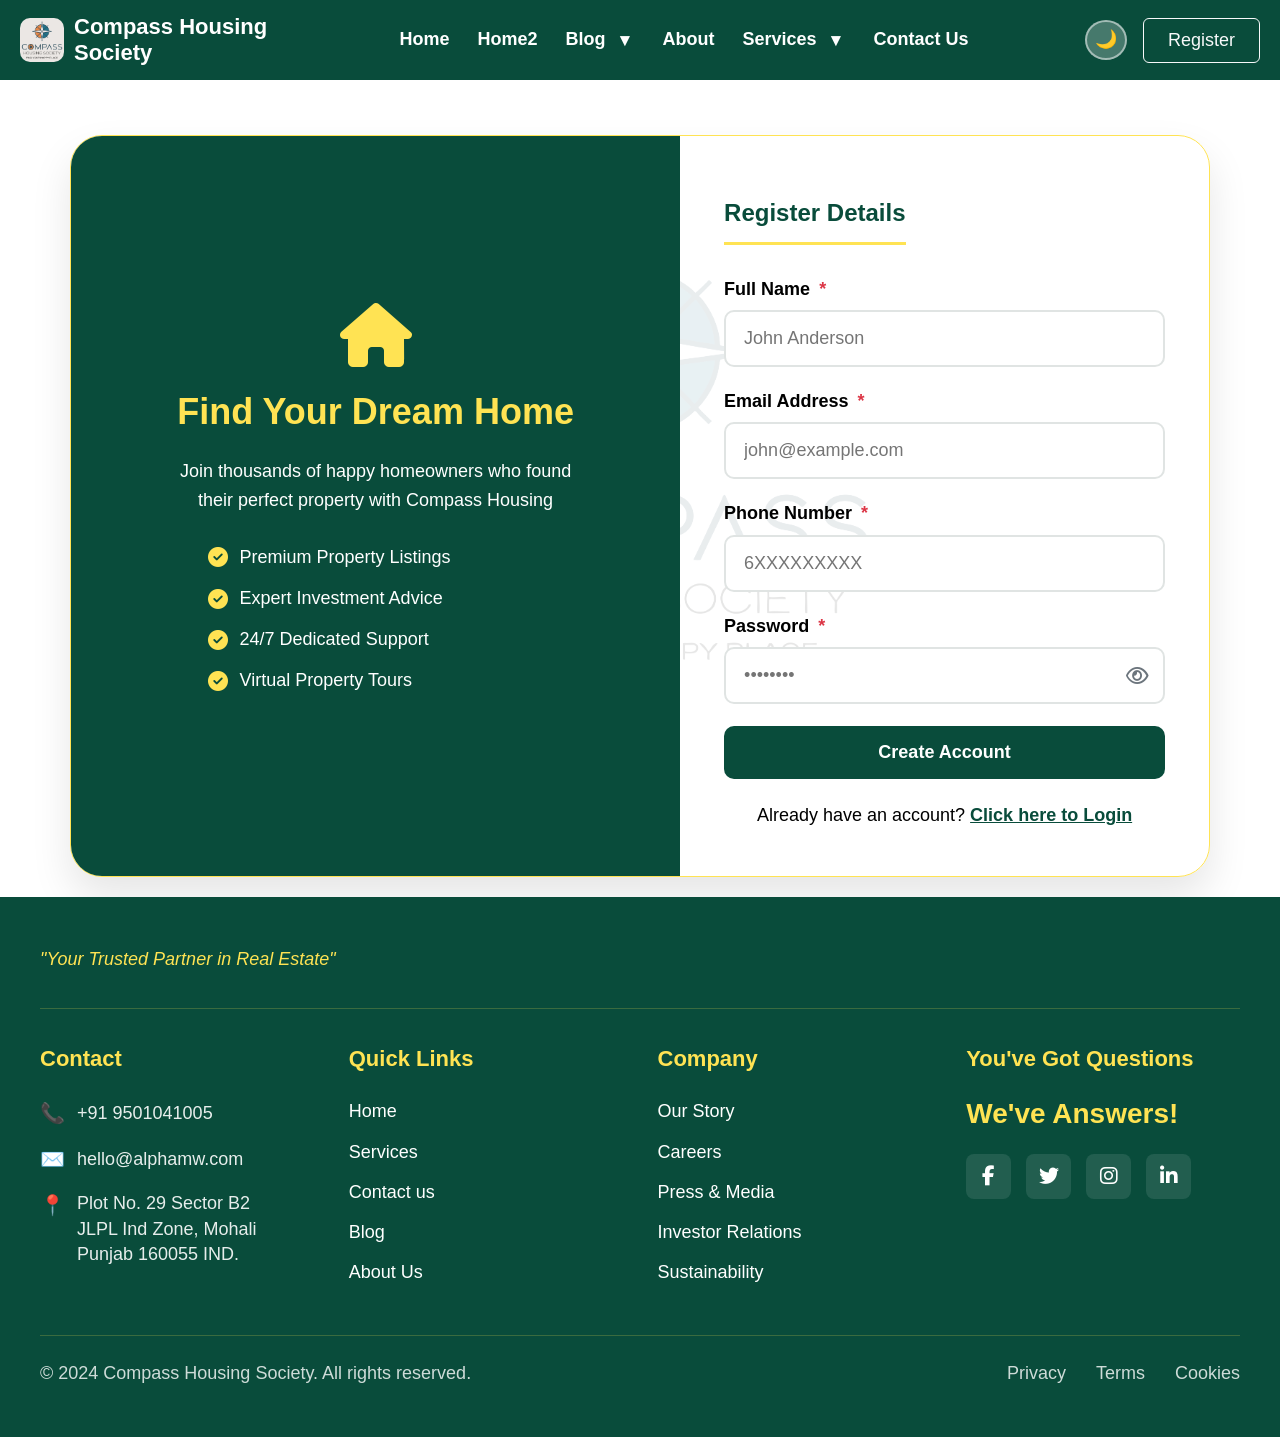
<file: register.html>
<!DOCTYPE html>
<html lang="en">

<head>
  <meta charset="UTF-8">
  <meta name="viewport" content="width=device-width, initial-scale=1.0, viewport-fit=cover">
  <title>Compass Housing | Register & Login - Premium Real Estate</title>
  <link rel="stylesheet" href="globalstyles.css">
  <link href="https://cdn.jsdelivr.net/npm/bootstrap@5.3.3/dist/css/bootstrap.min.css" rel="stylesheet">
  <link href="https://cdn.jsdelivr.net/npm/bootstrap-icons@1.11.3/font/bootstrap-icons.css" rel="stylesheet">
  <link rel="stylesheet" href="https://cdnjs.cloudflare.com/ajax/libs/font-awesome/6.5.1/css/all.min.css">
  <link
    href="https://fonts.googleapis.com/css2?family=Open+Sans:wght@400;500;600;700&family=Roboto:wght@400;500;700&display=swap"
    rel="stylesheet">
  <style>
    * {
      margin: 0;
      padding: 0;
      box-sizing: border-box;
    }

    /* ONLY 4 COLORS - Same as contact page */
    :root {
      --primary: #094C3B;
      --accent: #FFE353;
      --white: #FFFFFF;
      --black: #000000;
      --error-red: #dc3545;
      --error-bg: #f8d7da;
    }

    body {
      font-family: 'Trebuchet MS', 'Lucida Sans Unicode', 'Lucida Grande', 'Lucida Sans', Arial, sans-serif;
      background-color: var(--white);
      color: var(--black);
      line-height: 1.4;
      scroll-behavior: smooth;
    }

    body::before {
      content: "";
      position: fixed;
      inset: 0;
      background-image: url('images/transparent-logo-1.png');
      background-repeat: no-repeat;
      background-position: center;
      background-size: 500px auto;
      opacity: 0.10;
      pointer-events: none;
      z-index: -1;
    }

    h1 {
      font-size: 45px;
      font-weight: 700;
      color: var(--black);
      margin: 0 0 18px 0;
      line-height: 1.4;
      letter-spacing: -0.01em;
    }

    h2 {
      font-size: 33px;
      font-weight: 600;
      color: var(--black);
      margin: 0 0 14px 0;
      line-height: 1.4;
    }

    h3 {
      font-size: 23px;
      font-weight: 600;
      color: var(--black);
      margin: 0 0 10px 0;
      line-height: 1.4;
    }

    h4 {
      font-size: 22px;
      font-weight: 600;
      color: var(--black);
      margin: 0 0 8px 0;
      line-height: 1.4;
    }

    p,
    li,
    span,
    a,
    label,
    input,
    textarea {
      font-size: 18px;
      line-height: 1.4;
    }

    .btn-primary {
      display: inline-block;
      padding: 14px 32px;
      font-size: 18px;
      font-weight: 700;
      border-radius: 10px;
      text-align: center;
      cursor: pointer;
      border: none;
      font-family: inherit;
      background-color: var(--primary);
      color: var(--white);
      width: 100%;
    }

    /* No hover, focus, active effects */
    .btn-primary:hover,
    .btn-primary:focus,
    .btn-primary:active {
      background-color: var(--primary);
      color: var(--white);
      transform: none;
      outline: none;
      box-shadow: none;
    }

    .sticky-header {
      position: sticky;
      top: 0;
      z-index: 1000;
      background-color: rgba(255, 255, 255, 0.96);
      backdrop-filter: blur(8px);
      box-shadow: 0 2px 20px rgba(0, 0, 0, 0.03);
      padding: 14px 0;
      border-bottom: 2px solid var(--accent);
    }

    .header-container {
      max-width: 1400px;
      margin: 0 auto;
      padding: 0 40px;
      display: flex;
      justify-content: space-between;
      align-items: center;
      flex-wrap: wrap;
      gap: 20px;
    }

    .logo-area {
      display: flex;
      align-items: center;
      gap: 14px;
    }

    .logo-icon {
      width: 44px;
      height: 44px;
      background-image: url('data:image/svg+xml;utf8,<svg xmlns="http://www.w3.org/2000/svg" viewBox="0 0 100 100"><polygon points="50,15 85,35 85,65 50,85 15,65 15,35" fill="none" stroke="%23094C3B" stroke-width="3" stroke-opacity="0.9"/><circle cx="50" cy="50" r="18" fill="none" stroke="%23FFE353" stroke-width="2.8"/><path d="M50 32 L50 68 M32 50 L68 50" stroke="%23094C3B" stroke-width="2.5"/></svg>');
      background-size: contain;
    }

    .logo-text h4 {
      margin: 0;
      font-size: 22px;
      letter-spacing: -0.3px;
      color: var(--primary);
    }

    .logo-text p {
      font-size: 14px;
      opacity: 0.7;
      margin: 0;
      color: var(--black);
    }

    .nav-links {
      display: flex;
      gap: 36px;
      align-items: center;
    }

    .nav-links a {
      color: var(--primary);
      font-weight: 600;
      font-size: 18px;
      padding: 8px 0;
      border-bottom: 2px solid transparent;
      text-decoration: none;
      transition: all 0.3s ease;
    }

    .nav-links a:hover,
    .nav-links a:focus,
    .nav-links a.active {
      border-bottom-color: var(--accent);
      color: var(--primary);
    }

    section {
      padding: 35px 50px 0 50px;
    }

    .container {
      max-width: 1400px;
      margin: 0 auto;
      padding: 0 20px;
    }

    /* Auth Page Layout */
    .auth-page-wrapper {
      display: flex;
      flex-wrap: wrap;
      min-height: 620px;
      border-radius: 32px;
      overflow: hidden;
      box-shadow: 0 20px 40px rgba(0, 0, 0, 0.1);
      margin-top: 20px;
      border: 1px solid var(--accent);
    }

    .image-side {
      flex: 1.2;
      min-width: 320px;
      background: var(--primary);
      position: relative;
      display: flex;
      align-items: center;
      justify-content: center;
      padding: 40px;
      overflow: hidden;
    }

    .image-side::before {
      content: "";
      position: absolute;
      top: 0;
      left: 0;
      right: 0;
      bottom: 0;
      background-image: url('https://images.pexels.com/photos/106399/pexels-photo-106399.jpeg?auto=compress&cs=tinysrgb&w=1260&h=750&dpr=2');
      background-size: cover;
      background-position: center;
      opacity: 0.25;
      z-index: 0;
    }

    .image-content {
      position: relative;
      z-index: 2;
      text-align: center;
      color: var(--white);
      max-width: 400px;
    }

    .image-content h2 {
      color: var(--accent);
      margin-bottom: 20px;
      font-size: 36px;
    }

    .image-content p {
      color: var(--white);
      font-size: 18px;
      line-height: 1.6;
      margin-bottom: 30px;
    }

    .feature-list-side {
      list-style: none;
      text-align: left;
      margin-top: 30px;
    }

    .feature-list-side li {
      margin-bottom: 16px;
      display: flex;
      align-items: center;
      gap: 12px;
      color: var(--white);
    }

    .feature-list-side li i {
      color: var(--accent);
      font-size: 20px;
    }

    .form-side {
      flex: 1;
      min-width: 400px;
      padding: 48px 44px;
    }

    .tab-buttons {
      display: flex;
      gap: 30px;
      margin-bottom: 32px;
    }

    .tab-btn {
      background: none;
      border: none;
      font-size: 24px;
      font-weight: 700;
      padding: 12px 0;
      cursor: pointer;
      font-family: inherit;
      position: relative;
      color: var(--primary);
      opacity: 0.7;
      transition: 0.2s;
    }

    .tab-btn.active {
      opacity: 1;
      color: var(--primary);
      border-bottom: 3px solid var(--accent);
    }

    .auth-form {
      display: none;
      animation: fadeIn 0.3s ease;
    }

    .auth-form.active-form {
      display: block;
    }

    @keyframes fadeIn {
      from {
        opacity: 0;
        transform: translateY(10px);
      }

      to {
        opacity: 1;
        transform: translateY(0);
      }
    }

    /* Form Styles - EXACTLY like contact page */
    .form-group {
      margin-bottom: 22px;
    }

    .form-group label {
      display: block;
      font-weight: 600;
      margin-bottom: 8px;
      font-size: 18px;
    }

    .form-group label .required {
      color: var(--error-red);
      margin-left: 4px;
      font-weight: 700;
    }

    .form-group input {
      width: 100%;
      padding: 14px 18px;
      font-size: 18px;
      border: 2px solid #e0e4e3;
      border-radius: 10px;
      font-family: inherit;
      transition: all 0.3s ease;
      background: var(--white);
      color: var(--black);
    }

    .form-group input:focus {
      outline: none;
      border-color: var(--accent);
      box-shadow: 0 0 0 3px rgba(255, 227, 83, 0.2);
    }

    .field-hint {
      font-size: 14px;
      color: #6c757d;
      margin-top: 5px;
    }

    .error-message {
      color: var(--error-red);
      font-size: 15px;
      margin-top: 6px;
      display: none;
      background: var(--error-bg);
      padding: 8px 12px;
      border-radius: 12px;
      border-left: 3px solid var(--error-red);
    }

    .error-message.show {
      display: block;
    }

    .form-group.error input {
      border-color: var(--error-red);
      background-color: rgba(220, 53, 69, 0.05);
    }

    .success-message {
      background: var(--primary);
      color: var(--white);
      padding: 16px 24px;
      border-radius: 28px;
      text-align: center;
      margin-top: 20px;
      display: none;
      animation: fadeInUp 0.5s ease;
    }

    .success-message.show {
      display: block;
    }

    @keyframes fadeInUp {
      from {
        opacity: 0;
        transform: translateY(20px);
      }

      to {
        opacity: 1;
        transform: translateY(0);
      }
    }

    .switch-text {
      text-align: center;
      margin-top: 24px;
      font-size: 18px;
    }

    .switch-link {
      color: var(--primary);
      font-weight: 700;
      cursor: pointer;
      background: none;
      border: none;
      font-size: 18px;
      text-decoration: underline;
      font-family: inherit;
    }

    footer {
      background-color: var(--primary);
      color: var(--white);
      padding: 56px 0 32px;
      margin-top: 20px;
    }

    .footer-grid {
      display: flex;
      flex-wrap: wrap;
      justify-content: space-between;
      gap: 48px;
    }

    .footer-col h5 {
      color: var(--accent);
      margin-bottom: 20px;
      font-size: 21px;
    }

    .footer-col p,
    .footer-col a {
      color: var(--white);
      font-size: 16px;
      margin: 10px 0;
      display: block;
      text-decoration: none;
    }

    .footer-col a:hover {
      color: var(--accent);
    }

    .copyright {
      text-align: center;
      margin-top: 48px;
      padding-top: 24px;
      border-top: 1px solid var(--accent);
      color: var(--white);
    }

    @media (max-width: 1024px) {
      section {
        padding: 35px 30px 0 30px;
      }

      .header-container {
        padding: 0 28px;
      }

      .form-side {
        padding: 35px 30px;
      }
    }

    @media (max-width: 768px) {
      .auth-page-wrapper {
        flex-direction: column;
      }

      .image-side {
        min-height: 320px;
      }

      .form-side {
        min-width: 100%;
      }

      .header-container {
        flex-direction: column;
        text-align: center;
      }

      .nav-links {
        justify-content: center;
        gap: 20px;
        flex-wrap: wrap;
      }

      section {
        padding: 35px 20px 0 20px;
      }

      .tab-btn {
        font-size: 20px;
      }
    }

    @media (max-width: 480px) {
      .form-side {
        padding: 28px 20px;
      }

      .image-content h2 {
        font-size: 28px;
      }
    }

    /* Password wrapper icon - clean style, no extra line */
    .password-wrapper {
      position: relative;
    }

    .password-wrapper input {
      padding-right: 48px;
    }

    .toggle-password-icon {
      position: absolute;
      right: 16px;
      top: 50%;
      transform: translateY(-50%);
      cursor: pointer;
      color: #6c757d;
      font-size: 1.25rem;
      z-index: 5;
      background: transparent;
      transition: color 0.2s;
    }

    .toggle-password-icon:hover {
      color: var(--primary);
    }

    /* Remove default password reveal icon (Edge, Chrome) */
    input[type="password"]::-ms-reveal,
    input[type="password"]::-ms-clear {
      display: none;
    }

    input[type="password"]::-webkit-credentials-auto-fill-button,
    input[type="password"]::-webkit-password-toggle-button {
      display: none !important;
    }

    input[type="password"] {
      appearance: none;
    }
  </style>
</head>

<body>

  <div id="site-header" class="fixed-top"></div>

  <main>
    <section>
      <div class="container">
        <div class="auth-page-wrapper">
          <!-- Left Side: Attractive Real Estate Image Content -->
          <div class="image-side">
            <div class="image-content">
              <i class="fas fa-home" style="font-size: 64px; color: var(--accent); margin-bottom: 20px;"></i>
              <h2>Find Your Dream Home</h2>
              <p>Join thousands of happy homeowners who found their perfect property with Compass Housing</p>
              <ul class="feature-list-side">
                <li><i class="fas fa-check-circle"></i> Premium Property Listings</li>
                <li><i class="fas fa-check-circle"></i> Expert Investment Advice</li>
                <li><i class="fas fa-check-circle"></i> 24/7 Dedicated Support</li>
                <li><i class="fas fa-check-circle"></i> Virtual Property Tours</li>
              </ul>
            </div>
          </div>

          <!-- Right Side: Register/Login Form -->
          <div class="form-side">
            <div class="tab-buttons">
              <button class="tab-btn active" data-form="register">Register Details</button>
              <!-- <button class="tab-btn" data-form="login">Login</button> -->
            </div>

            <!-- Register Form -->
            <div id="registerForm" class="auth-form active-form">
              <form id="registerUserForm">
                <div class="form-group" id="regNameGroup">
                  <label>Full Name <span class="required">*</span></label>
                  <input type="text" id="regName" placeholder="John Anderson" autocomplete="off" maxlength="50">
                  <div class="error-message" id="regNameError"><i class="fas fa-exclamation-circle"></i> Please enter a
                    valid name (letters only, 2-50 characters)</div>
                </div>

                <div class="form-group" id="regEmailGroup">
                  <label>Email Address <span class="required">*</span></label>
                  <input type="email" id="regEmail" placeholder="john@example.com" autocomplete="off" maxlength="100">
                  <div class="error-message" id="regEmailError"><i class="fas fa-exclamation-circle"></i> Please enter a
                    valid email address (e.g., name@domain.com, .in, .org, .net)</div>
                </div>

                <div class="form-group" id="regPhoneGroup">
                  <label>Phone Number <span class="required">*</span></label>
                  <input type="tel" id="regPhone" placeholder="6XXXXXXXXX" autocomplete="off" maxlength="10">
                  <div class="error-message" id="regPhoneError"><i class="fas fa-exclamation-circle"></i> Please enter a
                    valid 10-digit mobile number starting with 6,7,8, or 9</div>
                </div>

                <div class="form-group" id="regPassGroup">
                  <label>Password <span class="required">*</span></label>
                  <div class="password-wrapper">
                    <input type="password" id="regPassword" placeholder="••••••••" autocomplete="off" maxlength="20">
                    <i class="fa-regular fa-eye toggle-password-icon" id="toggleRegPass"></i>
                  </div>
                  <div class="error-message" id="regPassError"><i class="fas fa-exclamation-circle"></i> Password must
                    be 6-20 characters long</div>
                </div>

                <button type="submit" class="btn-primary">Create Account</button>
                <div class="success-message" id="regSuccessMsg"><i class="fas fa-check-circle"></i> Registration
                  successful! You can now log in.</div>
              </form>
              <div class="switch-text">Already have an account? <button class="switch-link" data-switch="login">Click
                  here to Login</button></div>
            </div>

            <!-- Login Form -->
            <div id="loginForm" class="auth-form">
              <form id="loginUserForm">
                <div class="form-group" id="loginEmailGroup">
                  <label>Email Address <span class="required">*</span></label>
                  <input type="email" id="loginEmail" placeholder="john@example.com" autocomplete="off" maxlength="100">
                  <div class="error-message" id="loginEmailError"><i class="fas fa-exclamation-circle"></i> Please enter
                    a valid email address (e.g., name@domain.com, .in, .org, .net)</div>
                </div>

                <div class="form-group" id="loginPassGroup">
                  <label>Password <span class="required">*</span></label>
                  <div class="password-wrapper">
                    <input type="password" id="loginPassword" placeholder="••••••••" autocomplete="off" maxlength="20">
                    <i class="fa-regular fa-eye toggle-password-icon" id="toggleLoginPass"></i>
                  </div>
                  <div class="error-message" id="loginPassError"><i class="fas fa-exclamation-circle"></i> Password is
                    required (6-20 characters)</div>
                </div>

                <button type="submit" class="btn-primary">Login →</button>
                <div class="success-message" id="loginSuccessMsg"><i class="fas fa-check-circle"></i> Login successful!
                  Welcome back.</div>
              </form>
              <div class="switch-text">Don't have an account? <button class="switch-link" data-switch="register">Click
                  here to Register</button></div>
            </div>
          </div>
        </div>
      </div>
    </section>
  </main>

  <div id="side-footer"></div>

  <script src="footer.js"></script>
  <script src="https://cdn.jsdelivr.net/npm/bootstrap@5.3.3/dist/js/bootstrap.bundle.min.js"></script>
  <script src="header.js"></script>

  <script>
    // Validation Patterns - same for register and login
    const emailPattern = /^[a-zA-Z0-9._%+-]+@[a-zA-Z-]+\.(com|in|org|net)$/i;
    const namePattern = /^[A-Za-z]+(?: [A-Za-z]+)*$/;
    const phonePattern = /^[6-9][0-9]{9}$/;
    const passwordPattern = /^.{6,20}$/;

    // Tab Switching
    const tabBtns = document.querySelectorAll('.tab-btn');
    const registerDiv = document.getElementById('registerForm');
    const loginDiv = document.getElementById('loginForm');

    function switchToForm(formType) {
      if (formType === 'register') {
        registerDiv.classList.add('active-form');
        loginDiv.classList.remove('active-form');
        tabBtns.forEach(btn => btn.classList.remove('active'));
        document.querySelector('[data-form="register"]').classList.add('active');
      } else {
        loginDiv.classList.add('active-form');
        registerDiv.classList.remove('active-form');
        tabBtns.forEach(btn => btn.classList.remove('active'));
        document.querySelector('[data-form="login"]').classList.add('active');
      }
    }

    tabBtns.forEach(btn => {
      btn.addEventListener('click', () => switchToForm(btn.getAttribute('data-form')));
    });

    // Switch via "Click here to Login / Register" links
    document.querySelectorAll('.switch-link').forEach(link => {
      link.addEventListener('click', (e) => {
        const target = link.getAttribute('data-switch');
        if (target) switchToForm(target);
      });
    });

    // Real-time Input Restrictions
    const regNameInput = document.getElementById('regName');
    if (regNameInput) {
      regNameInput.addEventListener('input', function () {
        let value = this.value;
        value = value.replace(/[^A-Za-z\s]/g, '');
        value = value.replace(/\s+/g, ' ');
        value = value.replace(/^\s+/, '');
        this.value = value;
        document.getElementById('regNameGroup').classList.remove('error');
        document.getElementById('regNameError').classList.remove('show');
      });
    }

    const regPhoneInput = document.getElementById('regPhone');
    if (regPhoneInput) {
      regPhoneInput.addEventListener('input', function () {
        let value = this.value;
        value = value.replace(/\D/g, '');
        if (value.length >= 1) {
          const firstDigit = value.charAt(0);
          if (firstDigit >= '0' && firstDigit <= '5') {
            value = '';
          }
        }
        if (value.length > 10) value = value.slice(0, 10);
        this.value = value;
        document.getElementById('regPhoneGroup').classList.remove('error');
        document.getElementById('regPhoneError').classList.remove('show');
      });
    }

    const regEmailInput = document.getElementById('regEmail');
    if (regEmailInput) {
      regEmailInput.addEventListener('input', function () {
        this.value = this.value.replace(/\s/g, '');
        document.getElementById('regEmailGroup').classList.remove('error');
        document.getElementById('regEmailError').classList.remove('show');
      });
    }

    const regPassInput = document.getElementById('regPassword');
    if (regPassInput) {
      regPassInput.addEventListener('input', function () {
        document.getElementById('regPassGroup').classList.remove('error');
        document.getElementById('regPassError').classList.remove('show');
      });
    }

    // Login real-time
    const loginEmailInput = document.getElementById('loginEmail');
    if (loginEmailInput) {
      loginEmailInput.addEventListener('input', function () {
        this.value = this.value.replace(/\s/g, '');
        document.getElementById('loginEmailGroup').classList.remove('error');
        document.getElementById('loginEmailError').classList.remove('show');
      });
    }

    const loginPassInput = document.getElementById('loginPassword');
    if (loginPassInput) {
      loginPassInput.addEventListener('input', function () {
        document.getElementById('loginPassGroup').classList.remove('error');
        document.getElementById('loginPassError').classList.remove('show');
      });
    }

    // Helper: toggle password visibility (eye icon)
    function setupPasswordToggle(toggleBtn, passwordField) {
      if (!toggleBtn || !passwordField) return;
      toggleBtn.addEventListener('click', function () {
        const type = passwordField.getAttribute('type') === 'password' ? 'text' : 'password';
        passwordField.setAttribute('type', type);
        // Toggle between fa-eye and fa-eye-slash
        if (type === 'text') {
          this.classList.remove('fa-eye');
          this.classList.add('fa-eye-slash');
        } else {
          this.classList.remove('fa-eye-slash');
          this.classList.add('fa-eye');
        }
      });
    }

    const toggleReg = document.getElementById('toggleRegPass');
    const regPasswordField = document.getElementById('regPassword');
    setupPasswordToggle(toggleReg, regPasswordField);

    const toggleLogin = document.getElementById('toggleLoginPass');
    const loginPasswordField = document.getElementById('loginPassword');
    setupPasswordToggle(toggleLogin, loginPasswordField);

    // Register Form Submission
    const registerForm = document.getElementById('registerUserForm');
    if (registerForm) {
      registerForm.addEventListener('submit', function (e) {
        e.preventDefault();
        let isValid = true;

        const fullName = document.getElementById('regName').value.trim();
        const email = document.getElementById('regEmail').value.trim().replace(/\s/g, '');
        const phone = document.getElementById('regPhone').value.trim();
        const password = document.getElementById('regPassword').value;

        // Reset errors & success
        document.getElementById('regNameGroup').classList.remove('error');
        document.getElementById('regNameError').classList.remove('show');
        document.getElementById('regEmailGroup').classList.remove('error');
        document.getElementById('regEmailError').classList.remove('show');
        document.getElementById('regPhoneGroup').classList.remove('error');
        document.getElementById('regPhoneError').classList.remove('show');
        document.getElementById('regPassGroup').classList.remove('error');
        document.getElementById('regPassError').classList.remove('show');
        document.getElementById('regSuccessMsg').classList.remove('show');

        // Name validation
        if (fullName === '' || !namePattern.test(fullName) || fullName.length < 2 || fullName.length > 50) {
          document.getElementById('regNameGroup').classList.add('error');
          document.getElementById('regNameError').classList.add('show');
          isValid = false;
        }

        // Email validation
        if (email === '' || !emailPattern.test(email)) {
          document.getElementById('regEmailGroup').classList.add('error');
          document.getElementById('regEmailError').innerHTML = '<i class="fas fa-exclamation-circle"></i> Please enter a valid email address (e.g., name@domain.com, .in, .org, .net)';
          document.getElementById('regEmailError').classList.add('show');
          isValid = false;
        }

        // Phone validation
        if (phone === '' || !phonePattern.test(phone) || phone.length !== 10) {
          document.getElementById('regPhoneGroup').classList.add('error');
          document.getElementById('regPhoneError').classList.add('show');
          isValid = false;
        }

        // Password validation (6-20 chars)
        if (password === '' || !passwordPattern.test(password)) {
          document.getElementById('regPassGroup').classList.add('error');
          document.getElementById('regPassError').classList.add('show');
          isValid = false;
        }

        if (isValid) {
          const userData = { name: fullName, email: email, phone: phone, password: password };
          localStorage.setItem('compass_user', JSON.stringify(userData));

          const successMsg = document.getElementById('regSuccessMsg');
          successMsg.classList.add('show');
          registerForm.reset();

          setTimeout(() => {
            successMsg.classList.remove('show');
            switchToForm('login');
          }, 2000);
        }
      });
    }

    // Login Form Submission - Accepts any valid email format (not just registered email)
    // But still validates against stored user credentials
    // Login Form Submission - Separate error messages for email and password fields
    const loginForm = document.getElementById('loginUserForm');
    if (loginForm) {
      loginForm.addEventListener('submit', function (e) {
        e.preventDefault();
        let isValid = true;

        const email = document.getElementById('loginEmail').value.trim().replace(/\s/g, '');
        const password = document.getElementById('loginPassword').value;

        // Reset errors and success msg
        document.getElementById('loginEmailGroup').classList.remove('error');
        document.getElementById('loginEmailError').classList.remove('show');
        document.getElementById('loginPassGroup').classList.remove('error');
        document.getElementById('loginPassError').classList.remove('show');
        document.getElementById('loginSuccessMsg').classList.remove('show');

        // Email validation - ONLY PATTERN VALIDATION (any valid email format accepted)
        if (email === '') {
          document.getElementById('loginEmailGroup').classList.add('error');
          document.getElementById('loginEmailError').innerHTML = '<i class="fas fa-exclamation-circle"></i> Please enter your email address';
          document.getElementById('loginEmailError').classList.add('show');
          isValid = false;
        } else if (!emailPattern.test(email)) {
          document.getElementById('loginEmailGroup').classList.add('error');
          document.getElementById('loginEmailError').innerHTML = '<i class="fas fa-exclamation-circle"></i> Please enter a valid email address (e.g., name@domain.com, .in, .org, .net)';
          document.getElementById('loginEmailError').classList.add('show');
          isValid = false;
        }

        // Password validation - must be 6-20 chars (same as register requirement)
        if (password === '') {
          document.getElementById('loginPassGroup').classList.add('error');
          document.getElementById('loginPassError').innerHTML = '<i class="fas fa-exclamation-circle"></i> Please enter your password';
          document.getElementById('loginPassError').classList.add('show');
          isValid = false;
        } else if (!passwordPattern.test(password)) {
          document.getElementById('loginPassGroup').classList.add('error');
          document.getElementById('loginPassError').innerHTML = '<i class="fas fa-exclamation-circle"></i> Password must be 6-20 characters long';
          document.getElementById('loginPassError').classList.add('show');
          isValid = false;
        }

        if (isValid) {
          const storedUser = JSON.parse(localStorage.getItem('compass_user'));
          // Check if user exists AND credentials match
          if (storedUser && storedUser.email === email && storedUser.password === password) {
            const successMsg = document.getElementById('loginSuccessMsg');
            successMsg.classList.add('show');
            loginForm.reset();
            setTimeout(() => {
              successMsg.classList.remove('show');
              alert('Welcome back to Compass Housing, ' + storedUser.name + '!');
            }, 1500);
          } else {
            // Check if email exists but password is wrong
            if (storedUser && storedUser.email === email && storedUser.password !== password) {
              // Password is wrong - show error on password field
              document.getElementById('loginPassGroup').classList.add('error');
              document.getElementById('loginPassError').innerHTML = '<i class="fas fa-exclamation-circle"></i> Incorrect password. Please try again.';
              document.getElementById('loginPassError').classList.add('show');
            }
            // Check if email doesn't exist in storage
            else if (!storedUser || storedUser.email !== email) {
              // Email not registered - show error on email field
              document.getElementById('loginEmailGroup').classList.add('error');
              document.getElementById('loginEmailError').innerHTML = '<i class="fas fa-exclamation-circle"></i> This email is not registered. Please provide a registered email address.';
              document.getElementById('loginEmailError').classList.add('show');
            }
          }
        }
      });
    }
  </script>

</body>

</html>
</file>
<file: globalstyles.css>
:root {
    --primary: #094C3B;
    --secondary: #FFE353;
    --white: #ffffff;
    --black: #000000;
    --bg-light: #ffffff;
    --text-light: #000000;
    --bg-dark: #000000;
    --text-dark: #ffffff;
}

:root[data-theme="dark"] {
    --bg-light: #000000;
    --bg-dark: #000000;
    --text-light: #ffffff;
}

* {
    margin: 0;
    padding: 0;
    box-sizing: border-box;
}

html {
    scroll-behavior: smooth;
    overflow-x: hidden;
}

/* Prevent flash of unstyled content */
html:not([data-theme]) {
    visibility: hidden;
}

html[data-theme] {
    visibility: visible;
}

body {
    font-family: 'Trebuchet MS', 'Lucida Sans Unicode', 'Lucida Grande', 'Lucida Sans', Arial, sans-serif;
    background: var(--bg-light);
    color: var(--text-light);
    padding-top: 80px;
    transition: background-color 0.3s ease, color 0.3s ease;
}

:root[data-theme="dark"] body {
    color: var(--white);
    background-color: var(--bg-dark);
}

.fixed-top {
    position: fixed;
    top: 0;
    right: 0;
    left: 0;
    z-index: 1030;
}

.navbar-main {
    position: fixed;
    top: 0;
    width: 100%;
    height: 80px;
    background: var(--primary);
    z-index: 1050;
    display: flex;
    align-items: center;
    transition: background-color 0.3s ease;
}

:root[data-theme="dark"] .navbar-main {
    background: var(--black);
}

.navbar-main .container-fluid {
    max-width: 1320px;
    width: 100%;
    padding: 0 20px;
    margin: 0 auto;
    display: flex;
    align-items: center;
    justify-content: space-between;
}

.navbar-brand {
    display: flex;
    align-items: center;
    gap: 10px;
    text-decoration: none;
}

.logo-icon {
    width: 48px;
    height: 48px;
}

.logo-icon img {
    width: 100%;
    height: 100%;
    object-fit: contain;
    border-radius: 10px;
}

.brand-name {
    font-size: 22px !important;
    font-weight: 700;
    color: var(--white);
    line-height: 1.2;
}

.brand-text {
    display: flex;
    flex-direction: column;
}

.navbar-nav {
    display: flex;
    align-items: center;
    gap: 20px;
}

.nav-link-main {
    font-size: 18px;
    font-weight: 600;
    color: var(--white);
    text-decoration: none;
    padding: 6px 4px;
    display: flex;
    align-items: center;
    gap: 5px;
    transition: opacity 0.2s ease;
}

.nav-link-main:hover {
    opacity: 0.85;
}

.nav-link-main,
.dropdown-item,
.navbar-toggler-custom {
    -webkit-tap-highlight-color: transparent;
}

.dropdown-icon-model {
    display: inline-flex;
    align-items: center;
    justify-content: center;
    width: 20px;
    height: 20px;
    margin-left: 4px;
    position: relative;
}

/* ===============================
   FIX DOUBLE DROPDOWN ARROWS
================================ */

/* Remove Bootstrap's default dropdown arrow completely */
.dropdown-toggle::after {
    display: none !important;
    content: none !important;
    border: none !important;
}

/* Also target the specific nav-link-main with dropdown-toggle */
.nav-link-main.dropdown-toggle::after {
    display: none !important;
    content: none !important;
    border: none !important;
    margin: 0 !important;
    padding: 0 !important;
    width: 0 !important;
    height: 0 !important;
}

/* Keep only your custom dropdown arrow */
.dropdown-icon-model::before {
    content: "▾";
    font-size: 18px;
    line-height: 1;
    display: inline-block;
    transition: transform 0.3s ease;
}

/* Make sure your custom arrow is properly positioned */
.dropdown-icon-model {
    display: inline-flex;
    align-items: center;
    justify-content: center;
    width: 20px;
    height: 20px;
    margin-left: 4px;
    position: relative;
}

/* Dropdown arrow rotation states */
.nav-item.dropdown.show .dropdown-icon-model::before {
    transform: rotate(180deg);
}

@media (min-width: 992px) {
    .nav-item.dropdown:hover .dropdown-icon-model::before {
        transform: rotate(180deg);
    }
}

.dropdown-icon-model::before {
    content: "▾";
    font-size: 18px;
    line-height: 1;
    display: inline-block;
    transition: transform 0.3s ease;
}

.nav-item.dropdown.show .dropdown-icon-model::before {
    transform: rotate(180deg);
}

@media (min-width: 992px) {
    .nav-item.dropdown:hover .dropdown-icon-model::before {
        transform: rotate(180deg);
    }
}

/* Remove ALL Bootstrap dropdown arrows */
.dropdown-toggle::after,
.nav-link-main.dropdown-toggle::after,
[data-bs-toggle="dropdown"]::after {
    display: none !important;
    content: none !important;
    border: none !important;
}

.dropdown-menu {
    background: var(--white);
    border: none;
    border-radius: 8px;
    box-shadow: 0 10px 30px rgba(0, 0, 0, 0.1);
    padding: 8px 0;
    min-width: 200px;
    transition: opacity 0.3s ease, visibility 0.3s ease, transform 0.3s ease;
}

.dropdown-item {
    font-size: 16px;
    color: var(--black);
    padding: 10px 20px;
    text-decoration: none;
    display: block;
    transition: all 0.2s ease;
}

.dropdown-item:hover,
.dropdown-item:focus {
    background: var(--secondary);
    color: var(--white);
}

@media (min-width: 992px) {
    .nav-item.dropdown {
        position: relative;
    }

    .nav-item.dropdown .dropdown-menu {
        display: block;
        opacity: 0;
        visibility: hidden;
        transform: translateY(10px);
        transition: 0.25s ease;
        pointer-events: none;
        position: absolute;
        top: 100%;
        left: 0;
        z-index: 1000;
    }

    .nav-item.dropdown:hover .dropdown-menu {
        opacity: 1;
        visibility: visible;
        transform: translateY(0);
        pointer-events: auto;
    }
}

.navbar-right-section {
    display: flex;
    align-items: center;
    gap: 16px;
}

.register-btn {
    font-size: 18px;
    padding: 10px 22px;
    border-radius: 10px;
    background: transparent;
    border: 2px solid var(--white);
    color: var(--white);
    text-decoration: none;
    transition: all 0.3s ease;
    cursor: pointer;
    display: inline-block;
    text-align: center;
    margin-left: 20px;
}

.register-btn:hover {
    background: var(--secondary);
    color: var(--primary);
    border-color: var(--white);
}

:root[data-theme="dark"] .register-btn:hover {
    background: var(--secondary);
    color: var(--black);
}

.theme-toggle-btn {
       width: 42px;
    height: 40px;
    border-radius: 50%;
    background: rgba(255, 255, 255, 0.25);
    border: 2px solid rgba(255, 255, 255, 0.5);
    cursor: pointer;
    position: relative;
    transition: all 0.3s ease;
    flex-shrink: 0;
}

.theme-toggle-slider {
    width: 20px;
    height: 20px;
    background: var(--white);
    border-radius: 50%;
    position: absolute;
    left: 5px;
    top: 2px;
    transition: transform 0.3s ease;
}

:root[data-theme="dark"] .theme-toggle-slider {
    transform: translateX(26px);
    background: var(--white);
}

:root[data-theme="dark"] .theme-toggle-btn {
    background: rgba(0, 0, 0, 0.25);
    border-color: rgba(255, 255, 255, 0.3);
}

.navbar-toggler-custom {
    width: 50px;
    height: 45px;
    border-radius: 8px;
    border: 2px solid rgba(255, 255, 255, 0.5);
    background: rgba(255, 255, 255, 0.15);
    display: flex;
    align-items: center;
    justify-content: center;
    cursor: pointer;
    transition: all 0.3s ease;
    margin-left: 12px;
    flex-shrink: 0;
}

.navbar-toggler-custom:hover {
    background: rgba(255, 255, 255, 0.25);
}

.toggler-icon {
    width: 22px;
    height: 2px;
    background: var(--white);
    position: relative;
    transition: all 0.3s ease;
}

.toggler-icon::before,
.toggler-icon::after {
    content: "";
    width: 22px;
    height: 2px;
    background: var(--white);
    position: absolute;
    left: 0;
    transition: all 0.3s ease;
}

.toggler-icon::before {
    top: -7px;
}

.toggler-icon::after {
    top: 7px;
}

.navbar-toggler-custom.active .toggler-icon {
    background: transparent;
}

.navbar-toggler-custom.active .toggler-icon::before {
    transform: rotate(45deg);
    top: 0;
}

.navbar-toggler-custom.active .toggler-icon::after {
    transform: rotate(-45deg);
    top: 0;
}

@media (max-width: 991.98px) {
    .navbar-main {
        height: auto;
        padding: 10px 0;
        min-height: 70px;
    }

    .navbar-collapse {
        position: fixed;
        top: 70px;
        left: 0;
        right: 0;
        background: var(--primary);
        padding: 0 20px !important;
        margin: 0 !important;
        border-radius: 0 0 16px 16px;
        max-height: 0;
        overflow: hidden;
        opacity: 0;
        visibility: hidden;
        transition: max-height 0.3s ease, opacity 0.3s ease, visibility 0.3s ease;
        z-index: 1049;
    }

    .navbar-collapse.show {
        max-height: 80vh;
        opacity: 1;
        visibility: visible;
        padding: 20px !important;
        overflow-y: auto;
    }

    :root[data-theme="dark"] .navbar-collapse {
        background: var(--black);
    }

    .navbar-nav {
        flex-direction: column;
        align-items: flex-start;
        gap: 14px;
        width: 100%;
    }

    .nav-item.dropdown {
        width: 100%;
    }

    .nav-item.dropdown .dropdown-menu {
        position: static !important;
        float: none !important;
        width: 20% !important;
        margin: 8px 0 0 15px !important;
        background: rgba(255, 255, 255, 0.1) !important;
        border: none !important;
        box-shadow: none !important;
        display: none !important;
        padding: 8px 0 !important;
        animation: fadeIn 0.2s ease;
    }

    .nav-item.dropdown.show .dropdown-menu,
    .nav-item.dropdown .dropdown-menu.show {
        display: block !important;
    }

    .dropdown-item {
        color: var(--white) !important;
        padding: 10px 15px !important;
        border-left: 3px solid transparent;
        transition: all 0.2s ease;
        font-size: 15px;
    }

    .dropdown-item:hover,
    .dropdown-item:focus {
        background: rgba(255, 255, 255, 0.15) !important;
        color: var(--white) !important;
        border-left-color: var(--white);
    }

    @keyframes fadeIn {
        from {
            opacity: 0;
            transform: translateY(-10px);
        }

        to {
            opacity: 1;
            transform: translateY(0);
        }
    }

    .navbar-right-section {
        flex-direction: column;
        width: 100%;
        gap: 14px;
        margin-top: 20px;
        padding-top: 18px;
        border-top: 1px solid rgba(255, 255, 255, 0.2);
    }

    .register-btn {
        width: 100%;
        text-align: center;
        margin-left: 0;
    }

    .mobile-register-container {
        display: flex;
        align-items: center;
        gap: 15px;
        margin-left: auto;
    }

    .mobile-theme-toggle {
        display: flex;
        justify-content: center;

    }

    body {
        padding-top: 70px;
    }

    /* Better hamburger to X animation */
    .navbar-toggler-custom.active {
        background: rgba(255, 255, 255, 0.25);
    }

    .navbar-toggler-custom.active .toggler-icon {
        background: transparent;
    }

    .navbar-toggler-custom.active .toggler-icon::before {
        transform: rotate(45deg);
        top: 0;
    }

    .navbar-toggler-custom.active .toggler-icon::after {
        transform: rotate(-45deg);
        top: 0;
    }

    /* Fix navbar spacing on mobile */
    .nav-link-main {
        padding: 8px 4px;
        width: 100%;
        /* justify-content: space-between; */
    }

    .nav-link-main .dropdown-icon-model::before {
        transition: transform 0.3s ease;
    }

    .nav-item.dropdown.show .nav-link-main .dropdown-icon-model::before {
        transform: rotate(180deg);
    }
}

@media (min-width: 992px) {
    .mobile-register-container {
        display: none;
    }

    .mobile-theme-toggle {
        display: none;
    }
}

@media (max-width: 991px) {
    .desktop-register-btn {
        display: none;
    }

    .navbar-collapse:not(.show) {
        display: none;
    }

    .navbar-collapse.show {
        display: block;
    }
}

@media (min-width: 992px) {
    .collapse:not(.show) {
        display: flex !important;
    }

    .navbar-collapse {
        display: flex !important;
        flex-basis: auto;
        flex-grow: 1;
        align-items: center;
    }
}

.mobile-register-btn {
    padding: 8px 18px;
    font-size: 16px;
    border-radius: 8px;
    border: 2px solid var(--white);
    background: transparent;
    color: var(--white);
    white-space: nowrap;
    text-decoration: none;
    transition: all 0.3s ease;
}

.mobile-register-btn:hover {
    background: var(--secondary);
    color: var(--primary);
}

.collapse:not(.show) {
    display: none;
}

.container-fluid {
    padding-right: 15px;
    padding-left: 15px;
}

footer {
    background: var(--primary);
    color: var(--white);
    padding: 40px 20px 40px;
    margin-top: 60px;
    transition: background-color 0.3s ease;
}

:root[data-theme="dark"] footer {
    background: var(--black);
}

/* ===============================
   DESKTOP DROPDOWN ANIMATION
================================ */
@media (min-width: 992px) {
    .dropdown-menu {
        animation: fadeInDropdown 0.2s ease;
    }

    @keyframes fadeInDropdown {
        from {
            opacity: 0;
            transform: translateY(10px);
        }

        to {
            opacity: 1;
            transform: translateY(0);
        }
    }
}

/* ===============================
   OVERLAY FOR MOBILE MENU
================================ */
@media (max-width: 991.98px) {
    .navbar-overlay {
        display: none;
        position: fixed;
        top: 70px;
        left: 0;
        right: 0;
        bottom: 0;
        background: rgba(0, 0, 0, 0.5);
        z-index: 1048;
    }

    .navbar-overlay.active {
        display: block;
    }

    body.menu-open {
        overflow: hidden;
    }
}

.dropdown-item.active,
.dropdown-item:active {
    color: var(--white) !important;
    text-decoration: none;
    background-color: var(--primary) !important;
}





/* separate CSS - exact design with center alignment and purple background */
.site-footer {
    background-color: #094C3B;
    color: #ffffff;
    padding: 3rem 1.5rem 2rem 1.5rem;
      font-family: 'Trebuchet MS', 'Lucida Sans Unicode', 'Lucida Grande', 'Lucida Sans', Arial, sans-serif;
    width: 100%;
}

.footer-container {
    max-width: 800px;
    margin: 0 auto;
    display: flex;
    flex-direction: column;
    align-items: center;
    justify-content: center;
    text-align: center;
}

.footer-brand {
    margin-bottom: 2rem;
}

.footer-logo {
    font-size: 2rem;
    font-weight: 600;
    color: white;
    margin: 0;
    letter-spacing: -0.02em;
}

.footer-nav {
    display: flex;
    justify-content: center;
    gap: 2.5rem;
    margin-bottom: 2.5rem;
    flex-wrap: wrap;
}

.footer-nav a {
    color: #ffffff;
    text-decoration: none;
    font-size: 1.1rem;
    opacity: 0.9;
    transition: opacity 0.2s ease;
}

.footer-nav a:hover {
    opacity: 1;
    text-decoration: underline;
}

.footer-social {
    display: flex;
    justify-content: center;
    gap: 2rem;
    margin-bottom: 2.5rem;
}

.footer-social a {
    display: inline-flex;
    align-items: center;
    justify-content: center;
    color: #ffffff;
    font-size: 1.3rem;
    transition: opacity 0.2s ease;
    text-decoration: none;
    opacity: 0.9;
}

.footer-social a:hover {
    opacity: 1;
    transform: scale(1.1);
}

.footer-divider {
    width: 100%;
    height: 1px;
    background-color: rgba(255, 255, 255, 0.3);
    margin: 1rem 0 1.5rem 0;
}

.footer-bottom {
    text-align: center;
}

.footer-bottom p {
    color: #ffffff;
    font-size: 0.95rem;
    margin: 0;
    opacity: 0.9;
    letter-spacing: 0.5px;
}

/* Responsive adjustments */
@media (max-width: 600px) {
    .footer-logo {
        font-size: 1.6rem;
    }

    .footer-nav {
        gap: 1.5rem;
    }

    .footer-nav a {
        font-size: 1rem;
    }

    .footer-social {
        gap: 1.5rem;
    }
}
</file>
